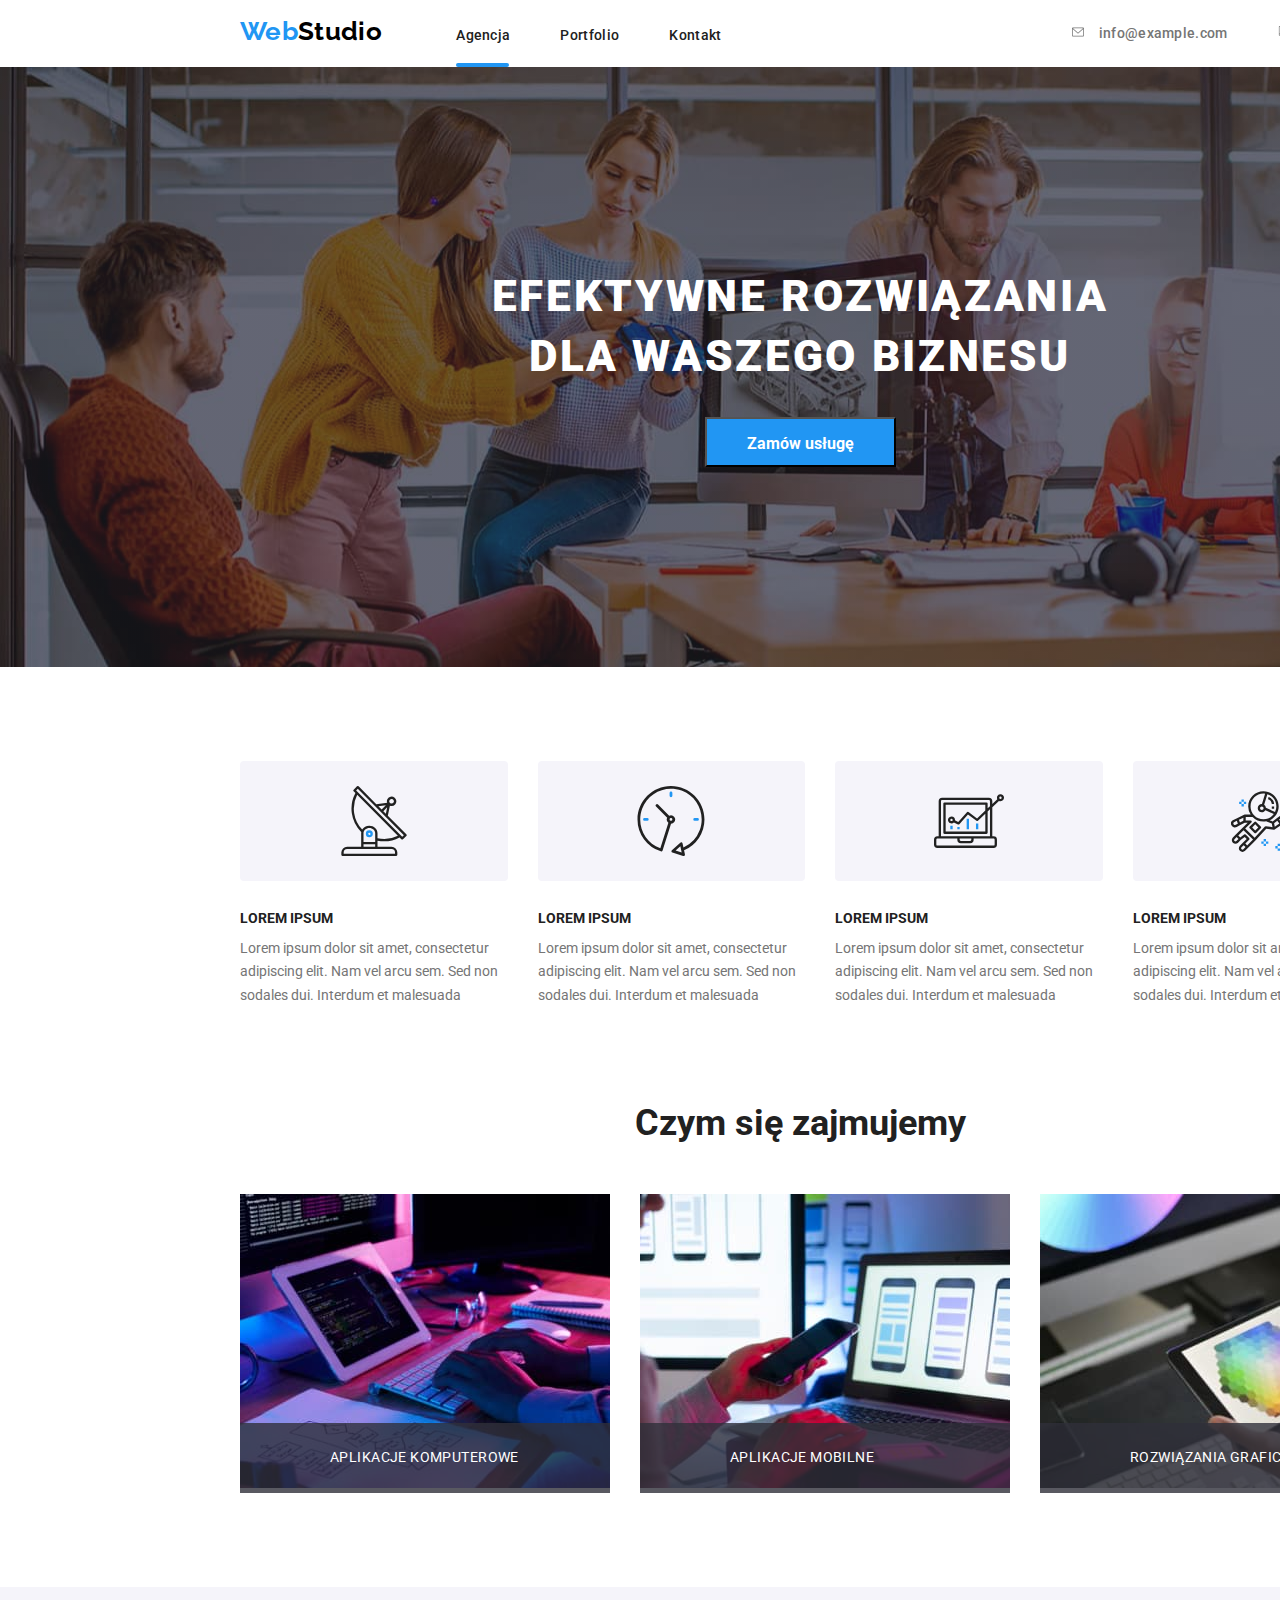
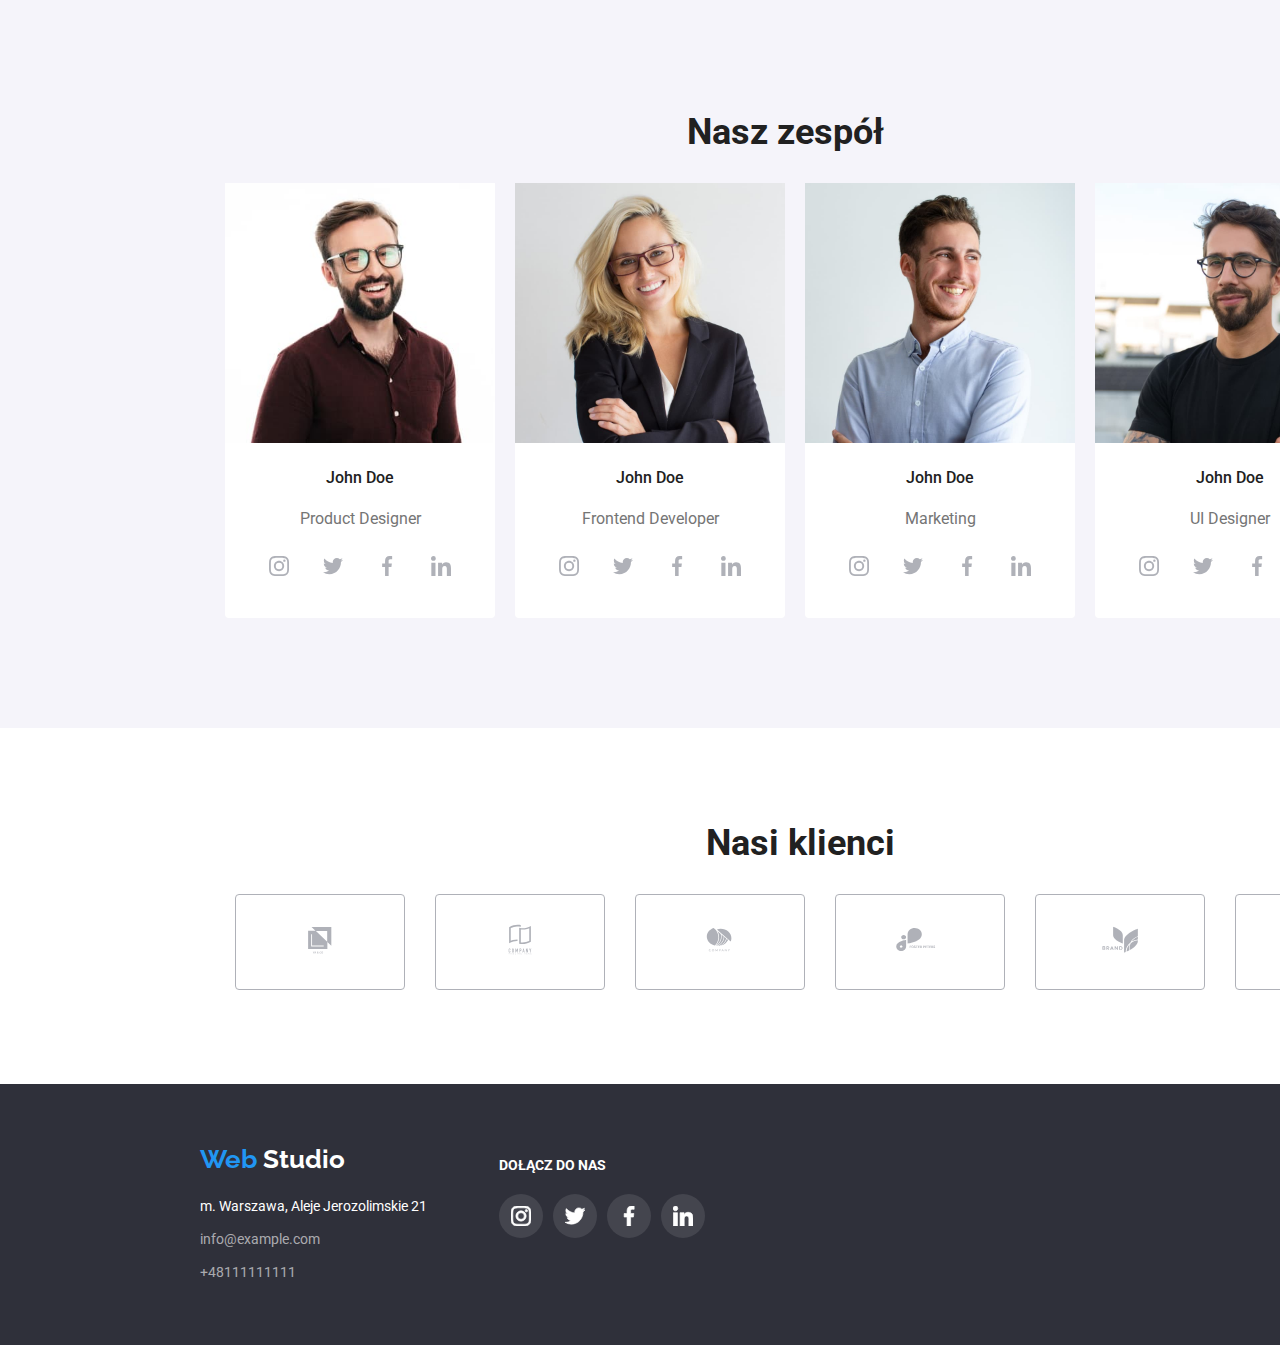
<file: index.html>
<!DOCTYPE html>
<html lang="en">
  <head>
    <meta charset="UTF-8" />
    <meta http-equiv="X-UA-Compatible" content="IE=edge" />
    <meta name="viewport" content="width=device-width, initial-scale=1.0" />
    <title>Main Page</title>
    <link rel="stylesheet" href="./css/modern-normalize.css" />
    <link rel="preconnect" href="https://fonts.googleapis.com" />
    <link rel="preconnect" href="https://fonts.gstatic.com" crossorigin />
    <link
      href="https://fonts.googleapis.com/css2?family=Raleway:wght@700&family=Roboto:wght@400;500;700;900&display=swap"
      rel="stylesheet"
    />
    <link href="./css/styles.css" rel="stylesheet" />
  </head>
  <body>
    <header>
      <div class="container">
        <nav class="menu">
          <ul class="menu-nav">
            <li>
              <a class="logo" href=""><span class="web">Web</span>Studio</a>
              <a class="nav" href="./index.html">Agencja</a>
              <div class="active-link"></div>
            </li>
            <li>
              <a class="nav" href="./portfolio.html">Portfolio</a>
            </li>
            <li>
              <a class="nav" href="">Kontakt</a>
            </li>
          </ul>

          <ul class="kont-mail">
            <li>
              <a class="kontakt-header" href="mailto:info@example.com">
                <svg class="envelope-icon" width="16px" height="12px">
                  <use href="images/icons.svg#icon-envelope"></use>
                </svg>
                info@example.com</a
              >
            </li>
            <li>
              <a class="kontakt-header" href="tel:+48111111111">
                <svg class="smartphone-icon" width="10px" height="16px">
                  <use href="images/icons.svg#icon-smartphone"></use>
                </svg>
                +48111111111</a
              >
            </li>
          </ul>
        </nav>
      </div>
    </header>
    <main>
      <section class="background-index">
        <div class="container">
          <h1 class="h1">EFEKTYWNE ROZWIĄZANIA DLA WASZEGO BIZNESU</h1>
          <button class="button-index" type="button" data-modal-open>
            Zamów usługę
          </button>
        </div>
      </section>

      <div class="container">
        <section class="section">
          <ul class="text-lorem">
            <li>
              <div class="background-icons-index">
                <svg class="icon-antenna" width="70px" height="70px">
                  <use href="images/icons.svg#icon-antenna-1"></use>
                </svg>
              </div>
              <h4 class="name-index">LOREM IPSUM</h4>
              <p class="text-index">
                Lorem ipsum dolor sit amet, consectetur adipiscing elit. Nam vel
                arcu sem. Sed non sodales dui. Interdum et malesuada
              </p>
            </li>

            <li>
              <div class="background-icons-index">
                <svg class="icon-clock" width="70px" height="70px">
                  <use href="images/icons.svg#icon-clock-1"></use>
                </svg>
              </div>
              <h4 class="name-index">LOREM IPSUM</h4>
              <p class="text-index">
                Lorem ipsum dolor sit amet, consectetur adipiscing elit. Nam vel
                arcu sem. Sed non sodales dui. Interdum et malesuada
              </p>
            </li>

            <li>
              <div class="background-icons-index">
                <svg class="icon-diagram" width="70px" height="70px">
                  <use href="images/icons.svg#icon-diagram-1"></use>
                </svg>
              </div>
              <h4 class="name-index">LOREM IPSUM</h4>
              <p class="text-index">
                Lorem ipsum dolor sit amet, consectetur adipiscing elit. Nam vel
                arcu sem. Sed non sodales dui. Interdum et malesuada
              </p>
            </li>

            <li>
              <div class="background-icons-index">
                <svg class="astronaut" width="70px" height="70px">
                  <use href="images/icons.svg#icon-astronaut-1"></use>
                </svg>
              </div>
              <h4 class="name-index">LOREM IPSUM</h4>
              <p class="text-index">
                Lorem ipsum dolor sit amet, consectetur adipiscing elit. Nam vel
                arcu sem. Sed non sodales dui. Interdum et malesuada
              </p>
            </li>
          </ul>
        </section>
      </div>

      <div class="container">
        <h2 class="descripition-index">Czym się zajmujemy</h2>
        <ul class="images-profil">
          <li class="image-label">
            <img
              width="370"
              height="294"
              src="images/img1.jpg"
              alt="picture of a computer"
            />
            <p class="label-index">Aplikacje komputerowe</p>
          </li>
          <li class="image-label">
            <img width="370" height="294" src="images/box2.jpg" alt="telefon" />
            <p class="label-index">Aplikacje mobilne</p>
          </li>
          <li class="image-label">
            <img width="370" height="294" src="images/box3.jpg" alt="tablet" />
            <p class="label-index">Rozwiązania graficzne</p>
          </li>
        </ul>
      </div>

      <div class="team">
        <div class="container">
          <h2 class="descripition-index-team">Nasz zespół</h2>
          <ul class="images-team-4">
            <li class="backgrund-image-team">
              <img
                width="270"
                height="260"
                src="images/teamcard1.jpg"
                alt="Man with glasses"
              />

              <h4 class="team-image">John Doe</h4>
              <p class="position-index">Product Designer</p>
              <ul class="icons-team-index">
                <li class="team-icons-four">
                  <svg class="icon-color" width="20px" height="20px">
                    <use href="images/icons.svg#icon-instagram-2"></use>
                  </svg>
                </li>
                <li class="team-icons-four">
                  <svg class="icon-color" width="20px" height="20px">
                    <use href="images/icons.svg#icon-twitter-1"></use>
                  </svg>
                </li>
                <li class="team-icons-four">
                  <svg class="icon-color" width="20px" height="20px">
                    <use href="images/icons.svg#icon-facebook-1"></use>
                  </svg>
                </li>
                <li class="team-icons-four">
                  <svg class="icon-color" width="20px" height="20px">
                    <use href="images/icons.svg#icon-linkedin-1"></use>
                  </svg>
                </li>
              </ul>
            </li>
            <li class="backgrund-image-team">
              <img
                width="270"
                height="260"
                src="images/teamcard2.jpg"
                alt="Women with glasses"
              />

              <h4 class="team-image">John Doe</h4>
              <p class="position-index">Frontend Developer</p>
              <ul class="icons-team-index">
                <li class="team-icons-four">
                  <svg class="icon-color" width="20px" height="20px">
                    <use href="images/icons.svg#icon-instagram-2"></use>
                  </svg>
                </li>
                <li class="team-icons-four">
                  <svg class="icon-color" width="20px" height="20px">
                    <use href="images/icons.svg#icon-twitter-1"></use>
                  </svg>
                </li>
                <li class="team-icons-four">
                  <svg class="icon-color" width="20px" height="20px">
                    <use href="images/icons.svg#icon-facebook-1"></use>
                  </svg>
                </li>
                <li class="team-icons-four">
                  <svg class="icon-color" width="20px" height="20px">
                    <use href="images/icons.svg#icon-linkedin-1"></use>
                  </svg>
                </li>
              </ul>
            </li>
            <li class="backgrund-image-team">
              <img
                width="270"
                height="260"
                src="images/teamcard3.jpg"
                alt="smiling man"
              />

              <h4 class="team-image">John Doe</h4>
              <p class="position-index">Marketing</p>
              <ul class="icons-team-index">
                <li class="team-icons-four">
                  <svg class="icon-color" width="20px" height="20px">
                    <use href="images/icons.svg#icon-instagram-2"></use>
                  </svg>
                </li>
                <li class="team-icons-four">
                  <svg class="icon-color" width="20px" height="20px">
                    <use href="images/icons.svg#icon-twitter-1"></use>
                  </svg>
                </li>
                <li class="team-icons-four">
                  <svg class="icon-color" width="20px" height="20px">
                    <use href="images/icons.svg#icon-facebook-1"></use>
                  </svg>
                </li>
                <li class="team-icons-four">
                  <svg class="icon-color" width="20px" height="20px">
                    <use href="images/icons.svg#icon-linkedin-1"></use>
                  </svg>
                </li>
              </ul>
            </li>
            <li class="backgrund-image-team">
              <img
                width="270"
                height="260"
                src="images/teamcard4.jpg"
                alt="Man with glasses"
              />

              <h4 class="team-image">John Doe</h4>
              <p class="position-index">UI Designer</p>
              <ul class="icons-team-index">
                <li class="team-icons-four">
                  <svg class="icon-color" width="20px" height="20px">
                    <use href="images/icons.svg#icon-instagram-2"></use>
                  </svg>
                </li>
                <li class="team-icons-four">
                  <svg class="icon-color" width="20px" height="20px">
                    <use href="images/icons.svg#icon-twitter-1"></use>
                  </svg>
                </li>
                <li class="team-icons-four">
                  <svg class="icon-color" width="20px" height="20px">
                    <use href="images/icons.svg#icon-facebook-1"></use>
                  </svg>
                </li>
                <li class="team-icons-four">
                  <svg class="icon-color" width="20px" height="20px">
                    <use href="images/icons.svg#icon-linkedin-1"></use>
                  </svg>
                </li>
              </ul>
            </li>
          </ul>
        </div>
      </div>
      <div class="customers">
        <div class="container">
          <h2 class="description-customers-index">Nasi klienci</h2>
          <ul class="icons-customers">
            <li class="client-logo-index">
              <svg class="icons-logo" width="106px" height="60px">
                <use href="images/icons.svg#icon-logo"></use>
              </svg>
            </li>
            <li class="client-logo-index">
              <svg class="icons-logo" width="106px" height="60px">
                <use href="images/icons.svg#icon-logo-1"></use>
              </svg>
            </li>
            <li class="client-logo-index">
              <svg class="icons-logo" width="106px" height="60px">
                <use href="images/icons.svg#icon-logo-2"></use>
              </svg>
            </li>
            <li class="client-logo-index">
              <svg class="icons-logo" width="106px" height="60px">
                <use href="images/icons.svg#icon-logo-3"></use>
              </svg>
            </li>
            <li class="client-logo-index">
              <svg class="icons-logo" width="106px" height="60px">
                <use href="images/icons.svg#icon-logo-4"></use>
              </svg>
            </li>
            <li class="client-logo-index">
              <svg class="icons-logo" width="106px" height="60px">
                <use href="images/icons.svg#icon-logo-5"></use>
              </svg>
            </li>
          </ul>
        </div>
      </div>
    </main>
    <footer class="background-footer">
      <div class="container">
        <div class="addres-social-footer">
          <div class="logo-address-footer">
            <a class="logo-footer" href=""
              ><span class="web">Web</span>
              <span class="studio-footer">Studio</span></a
            >
            <div class="adress-kontakt-footer">
              <adress class="adress-footer">
                m. Warszawa, Aleje Jerozolimskie 21
              </adress>
              <p class="footer-mail-index">
                <a class="kontakt-footer" href="mailto:info@example.com"
                  >info@example.com
                </a>
              </p>
              <p class="footer-tel-index">
                <a class="kontakt-footer" href="tel:+48111111111">
                  +48111111111</a
                >
              </p>
            </div>
          </div>
          <div class="socjal">
            <a class="socjal-title"> DOŁĄCZ DO NAS</a>
            <ul class="icons-group-footer">
              <li class="icons-list-footer">
                <svg class="icon-instagram-socjal" width="20px" height="20px">
                  <use href="images/icons.svg#icon-instagram-2"></use>
                </svg>
              </li>
              <li class="icons-list-footer">
                <svg class="icon-twitter-footer" width="20px" height="20px">
                  <use href="images/icons.svg#icon-twitter-1"></use>
                </svg>
              </li>
              <li class="icons-list-footer">
                <svg class="icon-facebook-footer" width="20px" height="20px">
                  <use href="images/icons.svg#icon-facebook-1"></use>
                </svg>
              </li>
              <li class="icons-list-footer">
                <svg class="icon-linkedin-footer" width="20px" height="20px">
                  <use href="images/icons.svg#icon-linkedin-1"></use>
                </svg>
              </li>
            </ul>
          </div>
        </div>
      </div>
    </footer>
    <div class="backdrop is-hidden" data-modal>
      <div class="modal-window">
        <button type="button" class="button-close" data-modal-close>x</button>
      </div>
    </div>
    <script src="js/modal.js"></script>
  </body>
</html>
</file>
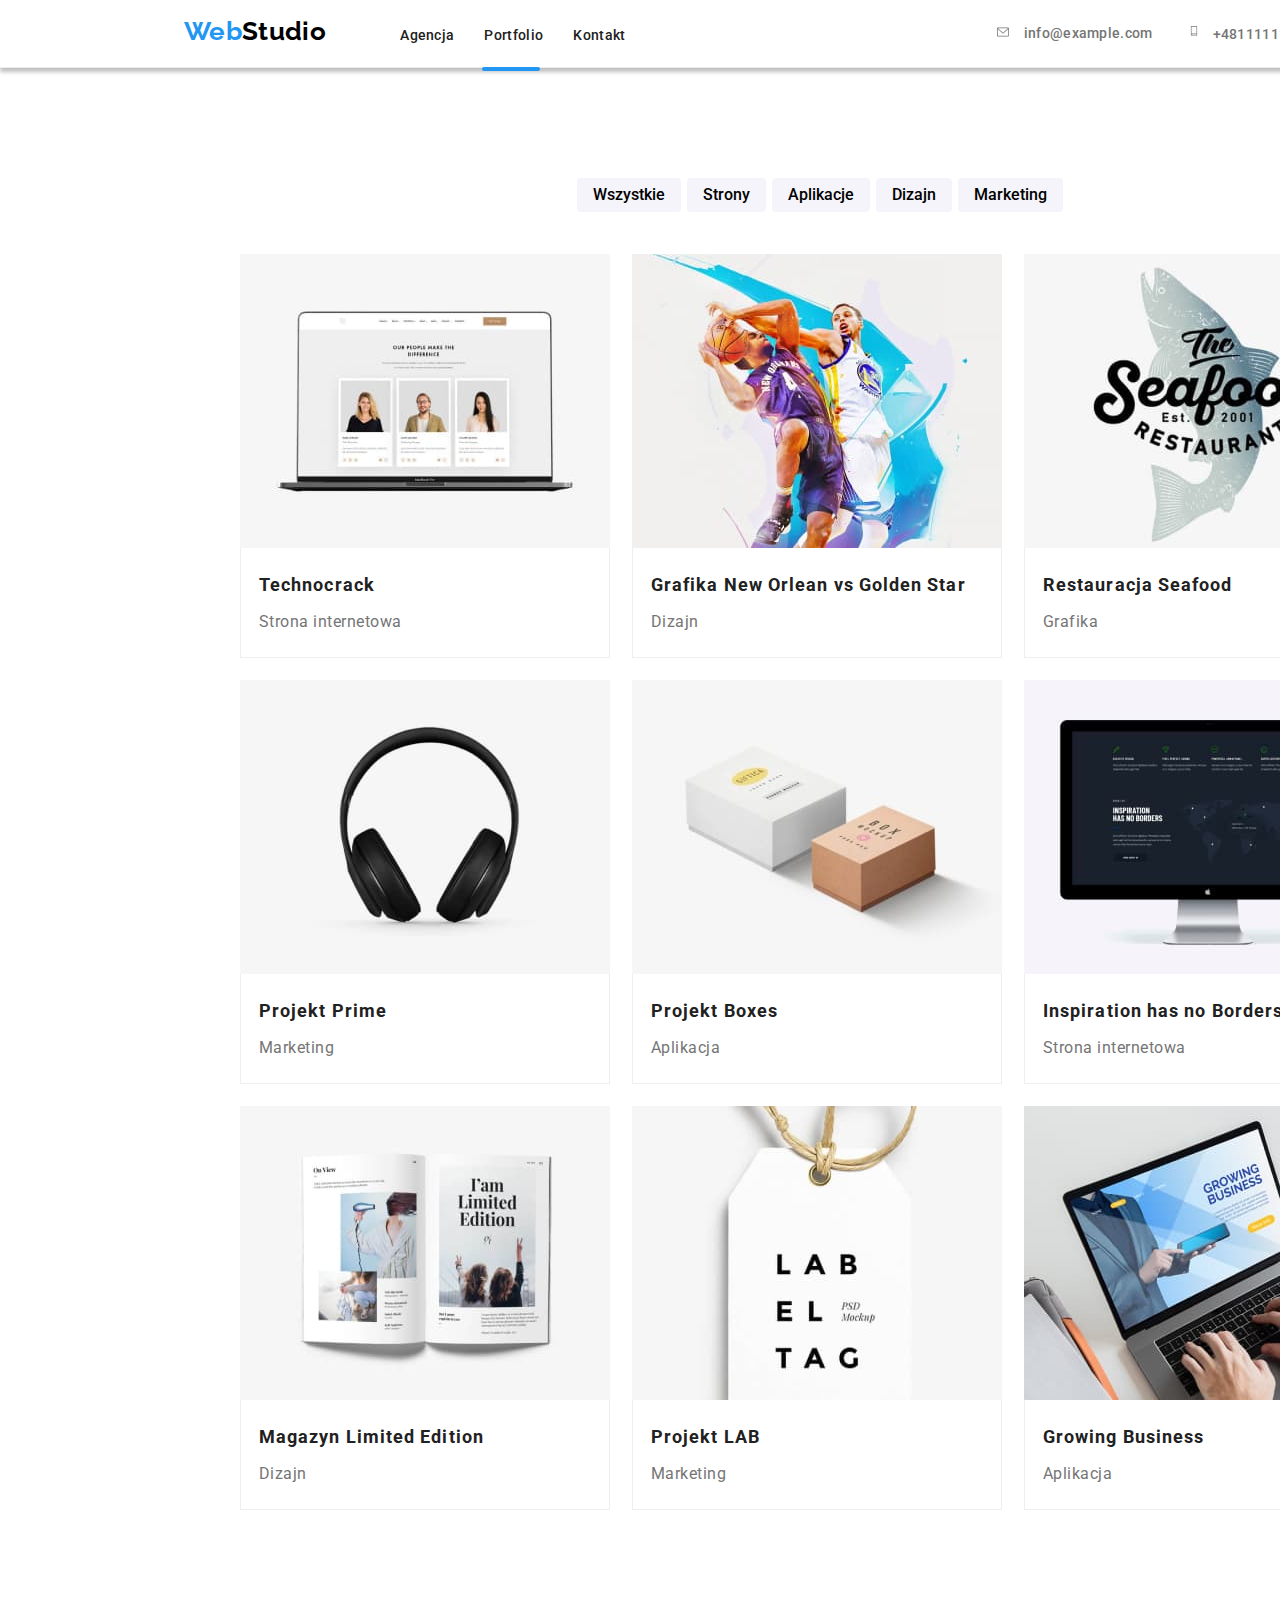
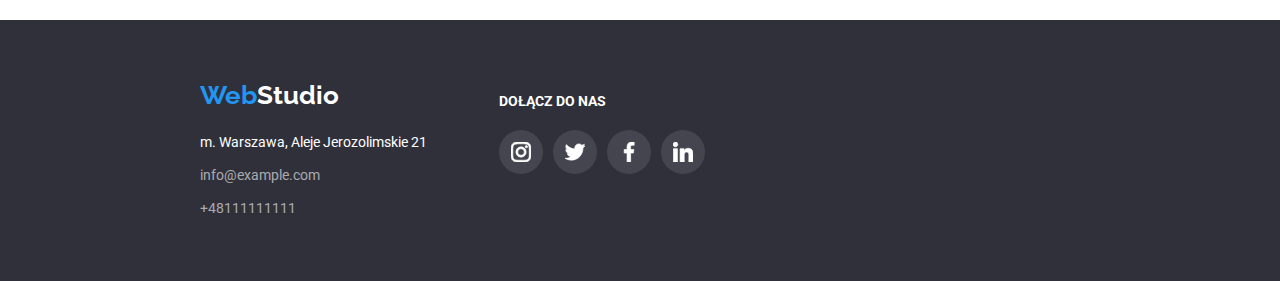
<file: portfolio.html>
<!DOCTYPE html>
<html lang="en">
  <head>
    <meta charset="UTF-8" />
    <meta http-equiv="X-UA-Compatible" content="IE=edge" />
    <meta name="viewport" content="width=device-width, initial-scale=1.0" />
    <title>Portfolio</title>
    <link
      rel="stylesheet"
      href="./css/modern-normalize.css"
    />
    <link rel="preconnect" href="https://fonts.googleapis.com" />
    <link rel="preconnect" href="https://fonts.gstatic.com" crossorigin />
    <link
      href="https://fonts.googleapis.com/css2?family=Raleway:wght@700&family=Roboto:wght@400;500;700;900&display=swap"
      rel="stylesheet"
    />
    <link href="./css/styles.css" rel="stylesheet" />
  </head>
  <body>
    <header>
      
        <div class="web-nav-portfolio">
          <div class="container">
          <nav class="menu">
            <ul class="menu-nav-portfolio">
              <li>
                <a class="logo-portfolio" href=""
                  ><span class="web">Web</span>Studio</a
                >
                <a class="nav-portfolio" href="./index.html">Agencja</a>
                <div class="active-link-portfolio"></div>
              </li>
              <li>
                <a class="nav-portfolio" href="./portfolio.html">Portfolio</a>
              </li>
              <li>
                <a class="nav-portfolio" href="">Kontakt</a>
              </li>
            </ul>

            <ul class="kont-mail-portfolio">
              <li>
                <a class="kontakt-header" href="mailto:info@example.com"
                  >
                  <svg class="envelope-icon" width="16px" height="12px">
                  <use href="images/icons.svg#icon-envelope"></use>
                </svg> info@example.com</a
                >
              </li>
              <li>
                <a class="kontakt-header" href="tel:+48111111111"
                  > <svg class="smartphone-icon" width="10px" height="16px">
                  <use href="images/icons.svg#icon-smartphone"></use>
                </svg> +48111111111</a
                >
              </li>
            </ul>
          </nav>
        </div>
      </div>
    </header>
    <main>
      
        <div class="container">
          <section class="section">
          <section class="button-nav-port">
            <ul class="buttons-port">
              <li>
                <button class="button-portfolio" type="button">
                  Wszystkie
                </button>
              </li>
              <li>
                <button class="button-portfolio" type="button">Strony</button>
              </li>
              <li>
                <button class="button-portfolio" type="button">
                  Aplikacje
                </button>
              </li>
              <li>
                <button class="button-portfolio" type="button">Dizajn</button>
              </li>
              <li>
                <button class="button-portfolio" type="button">
                  Marketing
                </button>
              </li>
            </ul>
          </section>
          <section class="image-project-port">
            <ul class="image-portfolio">
              <li class="portfolio-project-list">
                <figcaption>
                  <div class="hover-overlay">
                  <img class="portfolio-images-projects"
                    width="370"
                    height="294"
                    src="images/portfolio1.jpg"
                    alt="View of a website on a laptop"
                  />
                  <div class="overlay">
                    <p>Technocrack jest popularną platformą wykorzystywaną do rozpowszechniania koronawirusa. Firmy wykorzystują tę platformę do celów szpiegowskich i ataków na niezabezpieczone serwery konkurencji</p>
                  </div>
                  </div>
                  <figure class="figure-portfolio">
                    <h4 class="name-image">Technocrack</h4>
                    <p class="text-portfolio">Strona internetowa</p>
                  </figure>
                </figcaption>
              </li>
              <li class="portfolio-project-list">
                <figcaption>
                  <div class="hover-overlay">
                  <img class="portfolio-images-projects"
                    width="370"
                    height="294"
                    src="images/portfolio2.jpg"
                    alt="two basketball players"
                  />
                  <div class="overlay">
                    <p>Technocrack jest popularną platformą wykorzystywaną do rozpowszechniania koronawirusa. Firmy wykorzystują tę platformę do celów szpiegowskich i ataków na niezabezpieczone serwery konkurencji</p>
                  </div>
                 </div>
                  <figure class="figure-portfolio">
                    <h4 class="name-image">
                      Grafika New Orlean vs Golden Star
                    </h4>
                    <p class="text-portfolio">Dizajn</p>
                  </figure>
                </figcaption>
              </li>
              <li class="portfolio-project-list">
                <figcaption>
                  <div class="hover-overlay">
                  <img class="portfolio-images-projects"
                    width="370"
                    height="294"
                    src="images/portfolio3.jpg"
                    alt="seafood restaurant logo"
                  />
                  <div class="overlay">
                    <p>Technocrack jest popularną platformą wykorzystywaną do rozpowszechniania koronawirusa. Firmy wykorzystują tę platformę do celów szpiegowskich i ataków na niezabezpieczone serwery konkurencji</p>
                  </div>
                  </div>
                  <figure class="figure-portfolio">
                    <h4 class="name-image">Restauracja Seafood</h4>
                    <p class="text-portfolio">Grafika</p>
                  </figure>
                </figcaption>
              </li>
              <li class="portfolio-project-list">
                <figcaption>
                  <div class="hover-overlay">
                  <img class="portfolio-images-projects"
                    width="370"
                    height="294"
                    src="images/portfolio4.jpg"
                    alt="headphones"
                  />
                  <div class="overlay">
                    <p>Technocrack jest popularną platformą wykorzystywaną do rozpowszechniania koronawirusa. Firmy wykorzystują tę platformę do celów szpiegowskich i ataków na niezabezpieczone serwery konkurencji</p>
                  </div>
                  </div>
                  <figure class="figure-portfolio">
                    <h4 class="name-image">Projekt Prime</h4>
                    <p class="text-portfolio">Marketing</p>
                  </figure>
                </figcaption>
              </li>
              <li class="portfolio-project-list">
                <figcaption>
                  <div class="hover-overlay">
                  <img class="portfolio-images-projects"
                    width="370"
                    height="294"
                    src="images/portfolio5.jpg"
                    alt="two boxes"
                  />
                  <div class="overlay">
                    <p>Technocrack jest popularną platformą wykorzystywaną do rozpowszechniania koronawirusa. Firmy wykorzystują tę platformę do celów szpiegowskich i ataków na niezabezpieczone serwery konkurencji</p>
                  </div>
                  </div>
                  <figure class="figure-portfolio">
                    <h4 class="name-image">Projekt Boxes</h4>
                    <p class="text-portfolio">Aplikacja</p>
                  </figure>
                </figcaption>
              </li>
              <li class="portfolio-project-list">
                <figcaption>
                  <div class="hover-overlay">
                  <img class="portfolio-images-projects"
                    width="370"
                    height="294"
                    src="images/portfolio6.jpg"
                    alt="View of a website on a laptop"
                  />
                  <div class="overlay">
                    <p>Technocrack jest popularną platformą wykorzystywaną do rozpowszechniania koronawirusa. Firmy wykorzystują tę platformę do celów szpiegowskich i ataków na niezabezpieczone serwery konkurencji</p>
                  </div>
                  </div>
                  <figure class="figure-portfolio">
                    <h4 class="name-image">Inspiration has no Borders</h4>
                    <p class="text-portfolio">Strona internetowa</p>
                  </figure>
                </figcaption>
              </li>
              <li class="portfolio-project-list">
                <figcaption>
                  <div class="hover-overlay">
                  <img class="portfolio-images-projects"
                    width="370"
                    height="294"
                    src="images/portfolio7.jpg"
                    alt="Open magazine"
                  />
                  <div class="overlay">
                    <p>Technocrack jest popularną platformą wykorzystywaną do rozpowszechniania koronawirusa. Firmy wykorzystują tę platformę do celów szpiegowskich i ataków na niezabezpieczone serwery konkurencji</p>
                  </div>
                  </div>
                  <figure class="figure-portfolio">
                    <h4 class="name-image">Magazyn Limited Edition</h4>
                    <p class="text-portfolio">Dizajn</p>
                  </figure>
                </figcaption>
              </li>
              <li class="portfolio-project-list">
                <figcaption>
                  <div class="hover-overlay">
                  <img class="portfolio-images-projects"
                    width="370"
                    height="294"
                    src="images/portfolio8.jpg"
                    alt="Label"
                  />
                  <div class="overlay">
                    <p>Technocrack jest popularną platformą wykorzystywaną do rozpowszechniania koronawirusa. Firmy wykorzystują tę platformę do celów szpiegowskich i ataków na niezabezpieczone serwery konkurencji</p>
                  </div>
                  </div>
                  <figure class="figure-portfolio">
                    <h4 class="name-image">Projekt LAB</h4>
                    <p class="text-portfolio">Marketing</p>
                  </figure>
                </figcaption>
              </li>
              <li class="portfolio-project-list">
                <figcaption>
                  <div class="hover-overlay">
                  <img class="portfolio-images-projects"
                    width="370"
                    height="294"
                    src="images/portfolio9.jpg"
                    alt="laptop screen"
                  /> <div class="overlay">
                    <p>Technocrack jest popularną platformą wykorzystywaną do rozpowszechniania koronawirusa. Firmy wykorzystują tę platformę do celów szpiegowskich i ataków na niezabezpieczone serwery konkurencji</p>
                  </div>
                  </div>
                  <figure class="figure-portfolio">
                    <h4 class="name-image">Growing Business</h4>
                    <p class="text-portfolio">Aplikacja</p>
                  </figure>
                </figcaption>
              </li>
            </ul>
          </section>
        </div>
      </section>
    </main>
    
    <footer class="background-footer">
      <div class="container">
        <div class="addres-social-footer">
          <div class="logo-address-footer">
      <a class="logo-footer" href=""
        ><span class="web">Web</span
        ><span class="studio-footer">Studio</span></a
      >
      <div class="adress-kontakt-footer">
        <adress class="adress-footer"
          >m. Warszawa, Aleje Jerozolimskie 21</adress
        >
        <p class="footer-portfolio-mail">
          <a class="kontakt-footer" href="mailto:info@example.com"
            >info@example.com</a
          >
        </p>
        <p class="footer-portfolio-tel">
          <a class="kontakt-footer" href="tel:+48111111111">+48111111111</a>
        </p>
      </div>
      </div>
      <div class="socjal">
            <a class="socjal-title"> DOŁĄCZ DO NAS</a>
            <ul class="icons-group-footer">
              <li class="icons-list-footer">
                <svg class="icon-instagram-socjal" width="20px" height="20px">
                  <use href="images/icons.svg#icon-instagram-2"></use>
                </svg>
              </li>
              <li class="icons-list-footer">
                <svg class="icon-twitter-footer" width="20px" height="20px">
                  <use href="images/icons.svg#icon-twitter-1"></use>
                </svg>
              </li>
              <li class="icons-list-footer">
                <svg class="icon-facebook-footer" width="20px" height="20px">
                  <use href="images/icons.svg#icon-facebook-1"></use>
                </svg>
              </li>
              <li class="icons-list-footer">
                <svg class="icon-linkedin-footer" width="20px" height="20px">
                  <use href="images/icons.svg#icon-linkedin-1"></use>
                </svg>
              </li>
            </ul>
          </div>
          </div>
          </div>
    </footer>
  </body>
</html>
</file>
<file: css/styles.css>
:root {
  --border-style: "Roboto", sanf-serif;
  --color-header: #2196f3;
  --color-1: #212121;
}
body {
  font-family: var(--border-style);
  color: var(--color-1);
  font-style: normal;
  text-decoration: none;
  width: 1600px;
}
ul {
  list-style-type: none;
}
a {
  text-decoration: none;
}

.button-portfolio {
  cursor: pointer;
  font-weight: 500;
  font-size: 16px;
  line-height: 1.63;
  background: #f5f4fa;
  border-radius: 4px;
  border: #f5f4fa;
  margin-bottom: 25.5px;
  padding: 4px 16px 4px 16px;
}
.button-portfolio:hover,
.button-portfolio:focus {
  background: #2196f3;
  color: #ffffff;
  box-shadow: 0px 4px 4px 0px #00000040;
}
.portfolio-project-list:hover {
  box-shadow: 0px 4px 4px 0px #00000040;
}
.name-image {
  font-weight: 700;
  font-size: 18px;
  line-height: 2;
  letter-spacing: 0.06em;
  margin: 0 0 4px 0;
}
.text-portfolio {
  font-weight: 400;
  font-size: 16px;
  line-height: 1.88;
  letter-spacing: 0.03em;
  color: #757575;
  margin: 0 0 20px 0;
}
.logo {
  color: #000000;
  font-family: "Raleway";
  font-weight: 700;
  font-size: 26px;
  line-height: 1.19;
  margin-right: 70px;
}
.logo-portfolio {
  color: #000000;
  font-family: "Raleway";
  font-weight: 700;
  font-size: 26px;
  line-height: 1.19;
  margin-right: 70px;
}
.web {
  color: #2196f3;
}
.nav-portfolio {
  color: var(--color-1);
  font-weight: 500;
  font-size: 14px;
  line-height: 1.14;
}
.nav-portfolio:hover,
.nav-portfolio:focus {
  color: #2196f3;
}
.nav {
  color: var(--color-1);
  font-weight: 500;
  font-size: 14px;
  line-height: 1.14;
}

.nav:hover,
.nav:focus {
  color: #2196f3;
}
.active-link {
  position: relative;
  top: 16px;
  left: 80%;
}
.active-link-portfolio {
  position: relative;
  top: 20px;
  left: 298px;
}

.active-link::after {
  content: "";
  background: #2196f3;
  border-radius: 2px;
  width: 53px;
  height: 4px;
  display: block;
}
.active-link-portfolio::after {
  content: "";
  background: #2196f3;
  border-radius: 2px;
  width: 58px;
  height: 4px;
  display: block;
}

.kontakt-header {
  font-weight: 500;
  font-size: 14px;
  line-height: 1.14;
  letter-spacing: 0.02em;
  color: #757575;
}
.kontakt-header:hover,
.kontakt-header:focus {
  color: #2196f3;
}
.kontakt-header:hover .envelope-icon,
.kontakt-header:focus .envelope-icon,
.kontakt-header:hover .smartphone-icon,
.kontakt-header:focus .smartphone-icon {
  fill: #2196f3;
  stroke: #2196f3;
}

.background-index {
  background: #2f303a;
  padding: 200px 452px 200px 452px;
  text-align: center;
  background-image: linear-gradient(
      rgba(47, 48, 58, 0.4),
      rgba(47, 48, 58, 0.4)
    ),
    url("../images/header-index.jpg");
}

.h1 {
  font-weight: 900;
  font-size: 44px;
  line-height: 1.36;
  color: #ffffff;
  letter-spacing: 0.06em;
  text-align: center;
  text-transform: uppercase;
  max-width: 696px;
  margin: 0 0 30px 0;
}
.button {
  border: none;
  border-radius: 4px;
}
.button-index {
  font-weight: 700;
  font-size: 16px;
  line-height: 1.88;
  color: #ffffff;
  background: #2196f3;
  max-width: 200px;
  height: 50px;
  padding: 10px 40px;
}
.name-index {
  font-weight: 700;
  font-size: 14px;
  line-height: 1.14;
  margin: 0 0 10px 0;
}
.text-index {
  font-weight: 400;
  font-size: 14px;
  line-height: 1.71;
  color: #757575;
  margin: 0;
}

.descripition-index {
  font-weight: 700;
  font-size: 36px;
  line-height: 1.17;
  text-align: center;
  margin: 0 0 50px 0;
}
.descripition-index-team,
.description-customers-index {
  font-weight: 700;
  font-size: 36px;
  line-height: 1.17;
  text-align: center;
}
.team-image {
  font-weight: 500;
  font-size: 16px;
  line-height: 1.19;
  text-align: center;
}
.team {
  background: #f5f4fa;
  padding-top: 94px;
  padding-bottom: 94px;
  padding-right: 30px;
  margin-top: 94px;
}

.position-index {
  font-weight: 400;
  font-size: 16px;
  line-height: 1.19;
  color: #757575;
  text-align: center;
}

.background-footer {
  background: #2f303a;
  padding-top: 60px;
  padding-bottom: 60px;
}
.logo-footer {
  font-family: "Raleway";
  font-weight: 700;
  font-size: 26px;
  line-height: 1.19;
  padding-top: 60px;
}
.studio-footer {
  color: #ffffff;
}
.adress-kontakt-footer {
  font-weight: 400;
  font-size: 14px;
  line-height: 1.71;
  padding-top: 20px;
}
.adress-footer {
  color: #ffffff;
}
.kontakt-footer {
  color: rgba(255, 255, 255, 0.6);
}
.kontakt-footer:hover,
.kontakt-footer:focus {
  color: #2196f3;
}
.footer-portfolio-mail {
  margin: 9px 0;
}
.footer-portfolio-tel {
  margin: 0;
}
.container {
  max-width: 1200px;
  margin: 0 auto;
}
.menu {
  display: flex;
  align-items: center;
  justify-content: space-between;
  letter-spacing: 0.02em;
}
.menu-nav {
  display: flex;
  align-items: baseline;
  justify-content: flex-start;
  gap: 50px;
}
.menu-nav-portfolio {
  display: flex;
  align-items: baseline;
  justify-content: flex-start;
  gap: 30px;
}
.kont-mail {
  display: flex;
  gap: 50px;
  align-items: center;
  justify-content: flex-end;
}
.kont-mail-portfolio {
  display: flex;
  gap: 37px;
  align-items: center;
  justify-content: flex-end;
}
.text-lorem {
  display: flex;
  gap: 30px;
  margin: 0;
}
.background-icons-index {
  background: #f5f4fa;
  border-radius: 4px;
  height: 120px;
  display: flex;
  align-items: center;
  justify-content: center;
  margin-bottom: 30px;
}
.icon-antenna {
  display: block;
  margin: auto;
}

.images-profil {
  display: flex;
  gap: 30px;
  margin: 0;
}
.image-label {
  position: relative;
}
.label-index {
  position: absolute;
  bottom: 0;
  margin: 0;
  padding: 27px 90px;
  inset: auto 0 0;
  font-family: "Roboto";
  font-size: 14px;
  line-height: 1.14;
  letter-spacing: 0.03em;
  background-color: #2f303acc;
  text-transform: uppercase;
  color: #fff;
}

.web-nav-portfolio {
  border-bottom: 1px solid #ececec;
  box-shadow: 0px 4px 4px 0px #00000040;
  align-items: stretch;
  padding-left: 9%;
  padding-right: 18%;
}

.web-nav-index {
  margin-bottom: 111px;
}

.button-nav-port {
  padding-right: 32%;
  padding-left: 32%;
}
.buttons-port {
  display: flex;
  justify-content: center;
  gap: 6px;
}
.image-project-port {
  max-width: 1200px;
}
.image-portfolio {
  display: flex;
  flex-wrap: wrap;
  text-align: center;
  gap: 22px;
}
.section {
  padding-top: 94px;
  padding-bottom: 94px;
}
.images-team-4 {
  display: flex;
  gap: 20px;
}
.backgrund-image-team {
  background: #ffffff;
  border-radius: 0px 0px 4px 4px;
}
.figure-portfolio {
  margin: 0;
  border-right: 1px solid #eee;
  border-bottom: 1px solid #eee;
  border-left: 1px solid #eee;
  padding-right: 18px;
  padding-top: 19px;
  padding-left: 18px;
  text-align: left;
}
.portfolio-image-size {
  height: 404px;
}
.footer-mail-index {
  margin: 9px 0;
}
.footer-tel-index {
  margin: 0;
}
.portfolio-images-projects {
  display: block;
  max-width: 100%;
}
.icons-customers {
  display: flex;
}
.client-logo-index {
  border: 1px solid #afb1b8;
  border-radius: 4px;
  padding: 15px 31px;
}
.client-logo-index:hover {
  border: 1px solid #2196f3;
  cursor: pointer;
  color: #2196f3;
}
.client-logo-index:hover .icons-logo {
  fill: #2196f3;
}

.envelope-icon,
.smartphone-icon {
  margin-right: 10px;
  fill: #757575;
}

.icons-group-footer {
  display: flex;
  gap: 10px;
  justify-content: center;
  margin-top: 20px;
  padding: 0;
}
.icons-list-footer {
  width: 44px;
  height: 44px;
  border-radius: 50%;
  background-color: rgba(255, 255, 255, 0.1);
}
.icons-list-footer:hover {
  background-color: #2196f3;
}
.icon-instagram-socjal,
.icon-twitter-footer,
.icon-facebook-footer,
.icon-linkedin-footer {
  fill: #ffffff;
  margin: 12px;
  stroke: #ffffff;
}
.icons-team-index {
  display: flex;
  gap: 10px;
  justify-content: center;
  padding: 0;
  margin-bottom: 30px;
}
.team-icons-four {
  width: 44px;
  height: 44px;
  border-radius: 50%;
}

.icon-color {
  fill: #afb1b8;
  margin: 27.27%;
}
.team-icons-four:hover,
.team-icons-four:focus {
  stroke: #ffffff;
  cursor: pointer;
  background-color: #2196f3;
  fill: #ffffff;
  stroke: #ffffff;
}
.team-icons-four:hover .icon-color {
  fill: #ffffff;
}

.icons-customers {
  display: flex;
  align-items: center;
  justify-content: center;
  gap: 30px;
  margin: 0;
}

.customers {
  margin-top: 94px;
  margin-bottom: 94px;
}
.socjal-title {
  color: #ffffff;
  font-weight: 700;
  font-size: 14px;
  line-height: 1.14;
  padding-top: 72px;
}
.socjal {
  height: 80px;
  width: 206px;
  margin-top: 12px;
}
.addres-social-footer {
  display: flex;
  gap: 72px;
}
.icons-logo {
  fill: #afb1b8;
}
.backdrop {
  display: flex;
  align-items: center;
  position: fixed;
  width: 1600px;
  height: 100%;
  left: 0px;
  top: 0px;
  background-color: rgba(0, 0, 0, 0.2);
  transition-timing-function: cubic-bezier(0.4, 0, 0.2, 1);
  transition-duration: 250ms;
}

.is-hidden {
  scale: 0;
  visibility: hidden;
  pointer-events: none;
  opacity: 0;
}

.modal-window {
  width: 528px;
  height: 581px;
  margin-left: 536px;
  margin-right: 536px;
  margin-top: 221px;
  margin-bottom: 221px;
  background-color: #ffffff;
  box-shadow: 0px 1px 3px rgba(0, 0, 0, 0.12), 0px 1px 1px rgba(0, 0, 0, 0.14),
    0px 2px 1px rgba(0, 0, 0, 0.2);
  border-radius: 4px;
  scale: 1.25;
  transition: scale 250ms;
}

.button-close {
  position: relative;
  top: 8px;
  left: 90%;
  width: 30px;
  height: 30px;
  background: #ffffff;
  border: 1px solid rgba(0, 0, 0, 0.1);
  cursor: pointer;
  border-radius: 25px;
}
.hover-overlay {
  position: relative;
  overflow: hidden;
}
.overlay {
  position: absolute;
  top: 0;
  left: 0;
  width: 100%;
  height: 100%;
  transform: translateY(100%);
  transition: transform 250ms cubic-bezier(0.4, 0, 0.2, 1);
  background-color: #2196f3e5;
}
.hover-overlay:hover .overlay {
  transform: translateY(0);
  cursor: pointer;
}
.overlay p {
  font-family: "Roboto";
  font-weight: 400;
  font-size: 18px;
  line-height: 1.55;
  letter-spacing: 0.03em;
  color: #ffffff;
  padding-top: 49px;
  padding-right: 45px;
  padding-bottom: 49px;
  padding-left: 24px;
  text-align: left;
  margin: 0;
}
</file>
